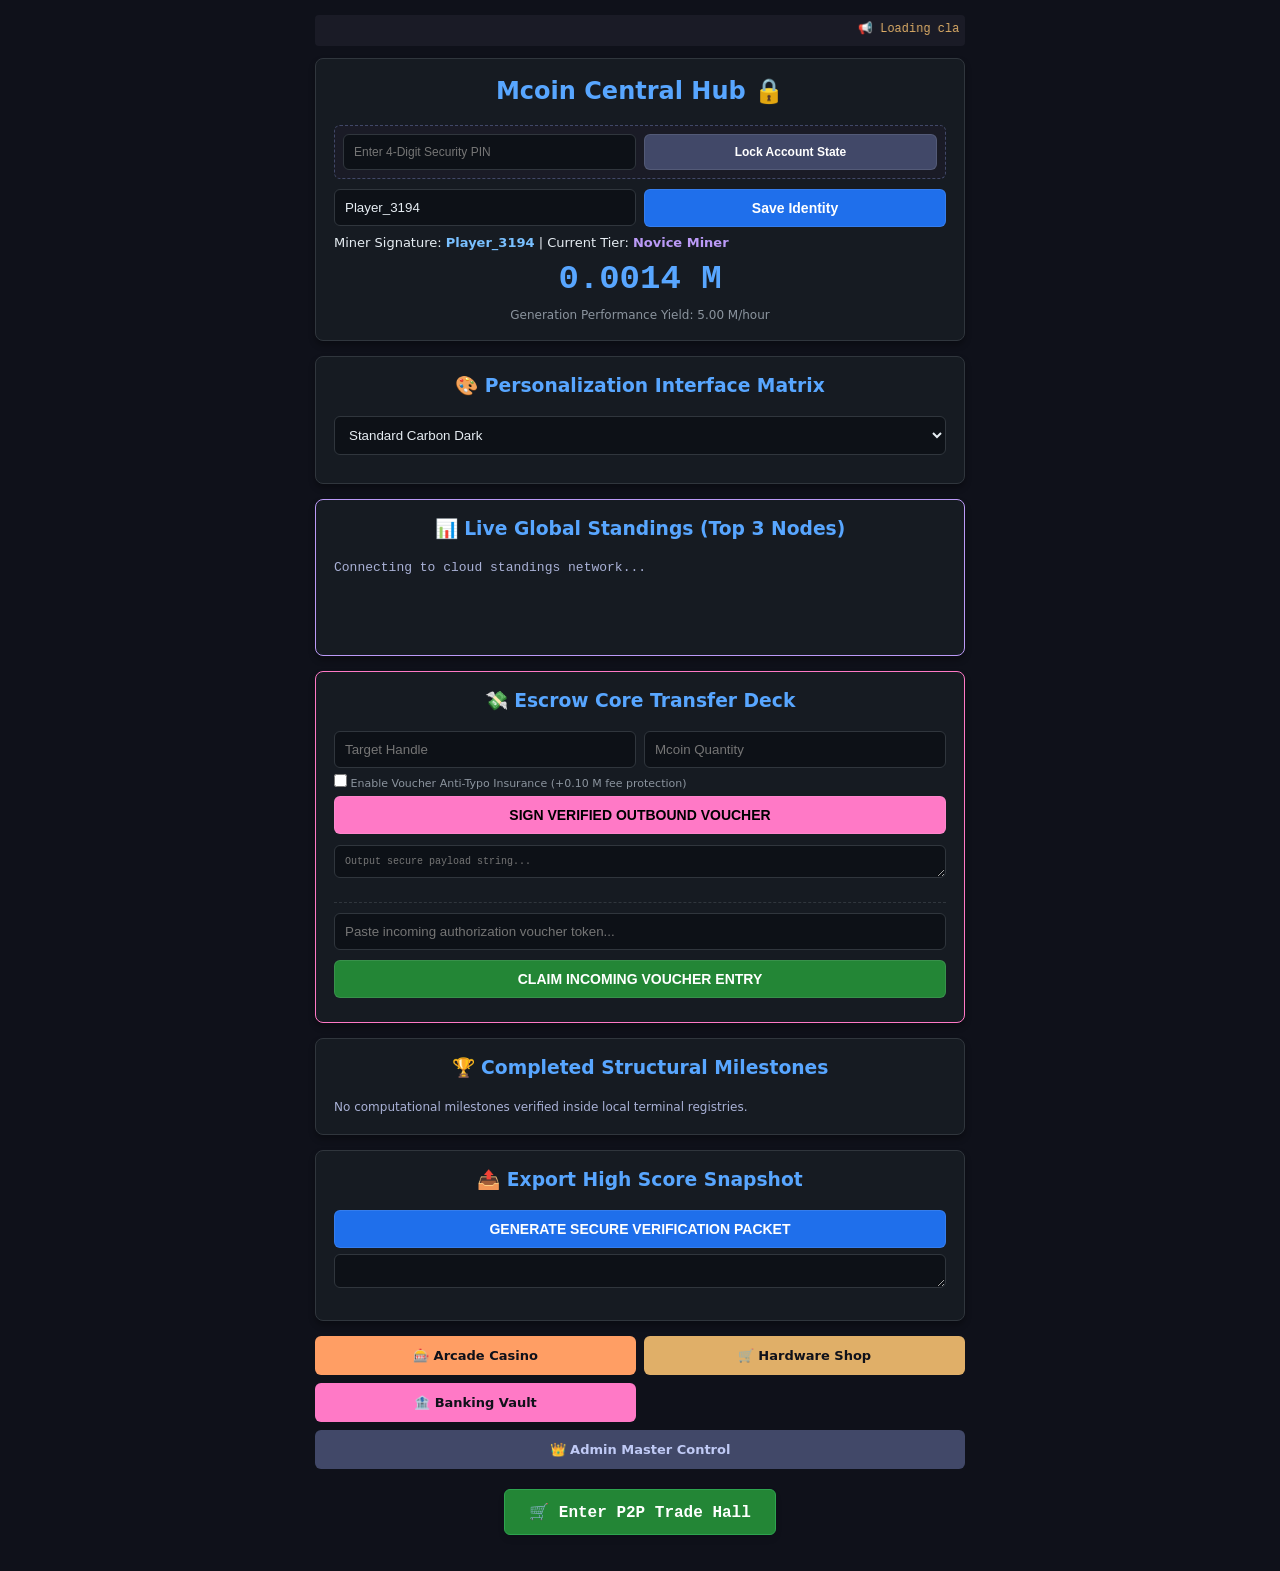
<file: index.html>
<!DOCTYPE html>
<html lang="en">
<head>
    <meta charset="UTF-8"><meta name="viewport" content="width=device-width, initial-scale=1.0">
    <title>Mcoin Hub Terminal</title><link rel="stylesheet" href="style.css">
</head>
<body>
    <div id="maintBlock" style="display:none;" class="card"><h2 style="color:#f7768e;">⚙️ SERVER MAINTENANCE MODE ACTIVE</h2><p id="maintCtx" style="text-align:center; font-family:monospace;"></p></div>

    <div id="appContainer">
        <div class="ticker"><marquee id="bulletinTicker">📢 Loading classroom mainframe broadcast array...</marquee></div>

        <div class="card">
            <h2>Mcoin Central Hub 🔒</h2>

            <div style="background:#1a1b26; padding:8px; border-radius:6px; margin-bottom:10px; border:1px dashed #414868;">
                <div class="flex-container">
                    <input type="password" id="pinField" maxlength="4" placeholder="Enter 4-Digit Security PIN" style="font-size:12px;">
                    <button onclick="savePinSecurity()" style="width:auto; background:#414868; font-size:12px;">Lock Account State</button>
                </div>
            </div>

            <div class="flex-container">
                <input type="text" id="usernameField" placeholder="Set Handle Name...">
                <button onclick="commitUsernameWrapper()" style="width:auto; background:#1f6feb;">Save Identity</button>
            </div>

            <p style="margin:8px 0; font-size:13px;">Miner Signature: <span id="userLabel" style="color:#79c0ff; font-weight:bold;">...</span> | Current Tier: <span id="tierLabel" style="color:#bb9af7; font-weight:bold;">Novice</span></p>
            <div id="badgeDock"></div>

            <div class="balance-display"><span id="mainBal">0.0000</span> M</div>
            <p style="font-size:12px; color:#8b949e; text-align:center; margin:0;">Generation Performance Yield: <span id="rateLabel">0.00</span> M/hour</p>
        </div>

        <div class="card">
            <h3>🎨 Personalization Interface Matrix</h3>
            <select id="themeSelector" onchange="applyUserThemeConfig(this.value)">
                <option value="dark">Standard Carbon Dark</option>
                <option value="matrix">Neon Green Matrix</option>
                <option value="purple">Vibrant Neon Purple</option>
            </select>
        </div>

        <div id="publicLeaderboard" style="display:none !important;"></div>
        <div id="firebaseLeaderboard" style="display:none !important;"></div>

        <div class="card" style="border-color:#bb9af7; min-height: 100px;">
            <h3>📊 Live Global Standings (Top 3 Nodes)</h3>
            <iframe src="leaderboard.html" style="width: 100%; height: 75px; border: none; background: transparent; overflow: hidden;" scrolling="no"></iframe>
        </div>

        <div class="card" style="border-color:#ff79c6;">
            <h3>💸 Escrow Core Transfer Deck</h3>
            <div class="flex-container">
                <input type="text" id="p2pTarget" placeholder="Target Handle">
                <input type="number" id="p2pAmt" placeholder="Mcoin Quantity">
            </div>
            <div style="font-size:11px; color:#8b949e; margin:6px 0;">
                <input type="checkbox" id="p2pInsurance" style="width:auto; margin:0;"> Enable Voucher Anti-Typo Insurance (+0.10 M fee protection)
            </div>
            <button onclick="issueVoucherWrapper()" style="background:#ff79c6; color:black;">SIGN VERIFIED OUTBOUND VOUCHER</button>
            <textarea id="p2pBoxOut" rows="1" readonly style="font-family:monospace; font-size:10px; margin-top:5px;" placeholder="Output secure payload string..."></textarea>
            <hr style="border:0; border-top:1px dashed #30363d; margin:10px 0;">
            <input type="text" id="p2pIn" placeholder="Paste incoming authorization voucher token...">
            <button onclick="claimVoucherWrapper()" style="background:#238636;">CLAIM INCOMING VOUCHER ENTRY</button>
        </div>

        <div class="card">
            <h3>🏆 Completed Structural Milestones</h3>
            <div id="achievementsContainer" style="font-size:12px; line-height:1.5; color:#a9b1d6;"></div>
        </div>

        <div class="card">
            <h3>📤 Export High Score Snapshot</h3>
            <button onclick="generateSecureVerificationPacket()" style="background:#1f6feb;">GENERATE SECURE VERIFICATION PACKET</button>
            <textarea id="cryptoSnapshotOut" rows="1" readonly style="font-family:monospace; font-size:11px;"></textarea>
        </div>

        <div class="nav-grid">
            <a href="casino.html" class="nav-btn casino">🎰 Arcade Casino</a>
            <a href="shop.html" class="nav-btn shop">🛒 Hardware Shop</a>
            <a href="banking.html" class="nav-btn bank">🏦 Banking Vault</a>
            <a href="admin.html" class="nav-btn admin">👑 Admin Master Control</a>
        </div>
    </div>

<div style="margin: 20px 0; text-align: center;">
    <a href="market.html" style="
        display: inline-block;
        background-color: #238636;
        color: #ffffff;
        border: 1px solid #2ea44f;
        padding: 12px 24px;
        font-family: 'Courier New', monospace;
        font-size: 16px;
        font-weight: bold;
        text-decoration: none;
        border-radius: 6px;
        box-shadow: 0 4px 6px rgba(0,0,0,0.1);
        transition: background-color 0.2s;
    " onmouseover="this.style.backgroundColor='#2ea44f'" onmouseout="this.style.backgroundColor='#238636'">
        🛒 Enter P2P Trade Hall
    </a>
</div>

    <script src="core.js"></script>

    <script>
        const FIREBASE_ENDPOINT = "https://mcoin-bank-market-default-rtdb.asia-southeast1.firebasedatabase.app/leaderboard";

        function sendSnapshotToCloud() {
            const userEl = document.getElementById('userLabel');
            const balEl = document.getElementById('mainBal');
            if (!userEl || !balEl) return;

            let u = userEl.innerText.trim();
            let b = parseFloat(balEl.innerText.trim());

            if (u && u !== "..." && u !== "Anonymous_Miner" && !isNaN(b)) {
                let cleanKey = u.replace(/[^a-zA-Z0-9_]/g, "");
                if (cleanKey.length >= 3) {
                    fetch(`${FIREBASE_ENDPOINT}/${cleanKey}.json`, {
                        method: "PUT",
                        headers: { "Content-Type": "application/json" },
                        body: JSON.stringify({ score: parseFloat(b.toFixed(4)), lastSeen: Date.now() })
                    }).catch(() => {});
                }
            }
        }

        function commitUsernameWrapper() {
            if (typeof commitUsername === 'function') commitUsername();
            setTimeout(sendSnapshotToCloud, 400);
        }
        function issueVoucherWrapper() {
            if (typeof issueVoucherPayload === 'function') issueVoucherPayload();
            setTimeout(sendSnapshotToCloud, 400);
        }
        function claimVoucherWrapper() {
            if (typeof claimVoucherPayload === 'function') claimVoucherPayload();
            setTimeout(sendSnapshotToCloud, 400);
        }

        setInterval(sendSnapshotToCloud, 6000);
        setTimeout(sendSnapshotToCloud, 1500);
    </script>
</body>
</html>
</file>
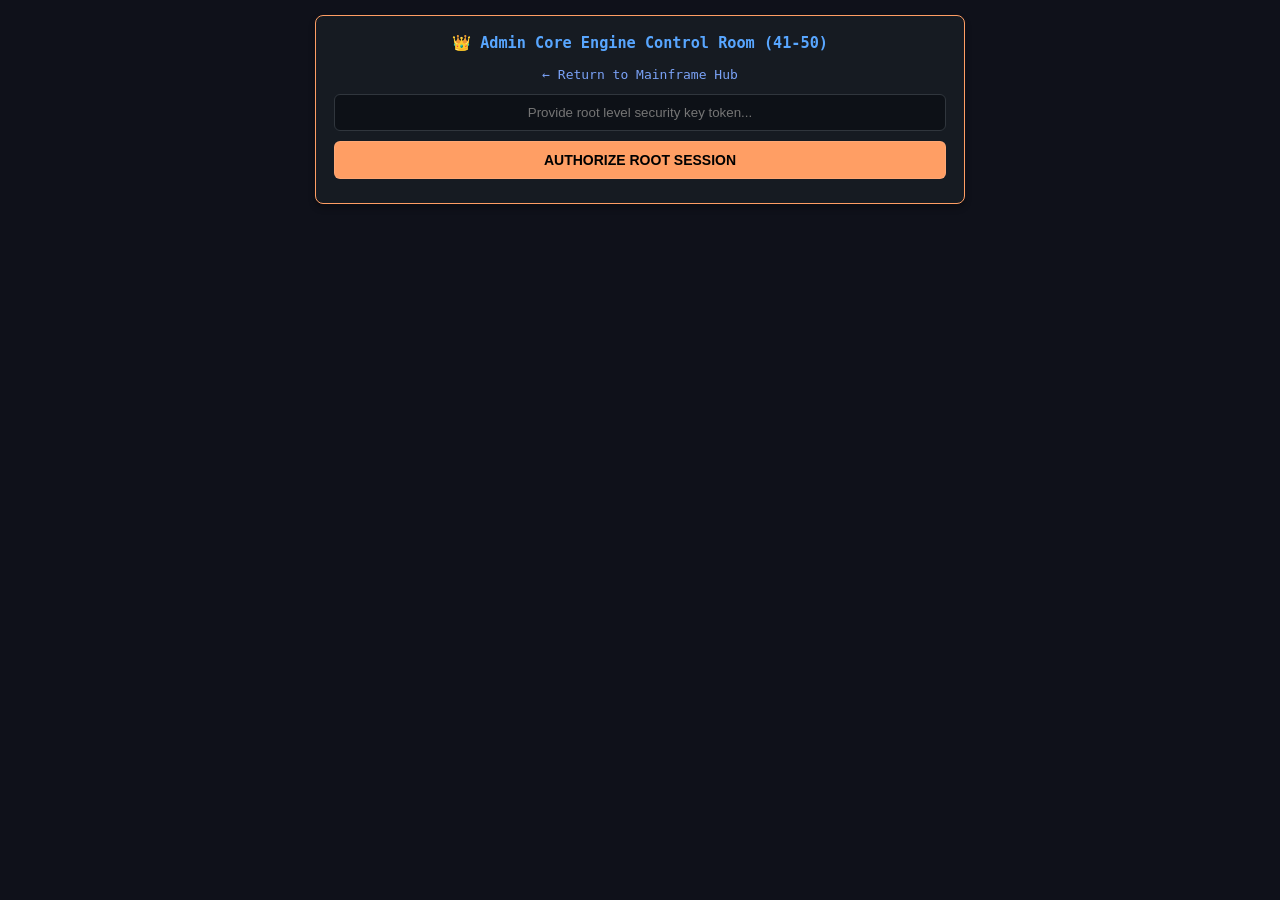
<file: admin.html>
<!DOCTYPE html>
<html lang="en">
<head>
    <meta charset="UTF-8"><meta name="viewport" content="width=device-width, initial-scale=1.0">
    <title>Master Core Terminal</title><link rel="stylesheet" href="style.css">
</head>
<body>
    <div class="card" style="border-color:#ff9e64; font-family:monospace; font-size:13px;">
        <h3>👑 Admin Core Engine Control Room (41-50)</h3>
        <a href="index.html" style="color:#7aa2f7; text-decoration:none; display:block; text-align:center; margin-bottom:12px;">← Return to Mainframe Hub</a>

        <div id="gatekeeperContainer" style="text-align:center;">
            <input type="password" id="gatekeyField" placeholder="Provide root level security key token..." style="text-align:center;">
            <button onclick="verifyRootSession()" style="background:#ff9e64; color:black;">AUTHORIZE ROOT SESSION</button>
        </div>

        <div id="adminMainframeContent" style="display:none;">
            <div class="game-box" style="border-color:#38bdf8;">
                <strong>Global Config Modifiers:</strong>
                
                <div style="margin-top:5px;">
                    <button onclick="setGlobalSpeedModifier(2)" style="background:#bb9af7; color:black; font-size:11px; width:auto; padding:5px;">42. Trigger 2x Speed Event</button>
                    <button onclick="setGlobalSpeedModifier(1)" style="background:#414868; font-size:11px; width:auto; padding:5px;">Reset Speeds</button>
                </div>
                
                <button onclick="armGlobalAirdropSequence()" style="background:#2ea043; font-size:11px; margin-top:5px;">🎁 43. RUN CLASSROOM VOUCHER AIRDROP (+10M)</button>
                
                <button onclick="toggleSystemMaintenanceMode()" style="background:#f7768e; color:black; font-size:11px; margin-top:5px;">⚠️ 45. TOGGLE CLASSROOM MAINTENANCE MODE</button>
                
                <div style="margin-top:6px;">
                    <input type="text" id="newsInput" placeholder="Write bulletin content alert strings..." style="font-size:11px; padding:5px;">
                    <button onclick="pushBulletinText()" style="background:#7aa2f7; color:black; font-size:11px; margin:0; padding:4px;">Deploy Alert</button>
                </div>

                <div style="margin-top:8px;">
                    <label style="font-size:11px; color:#e0af68;">25. Global Inflation Multiplier Control: </label>
                    <select id="inflationKnob" onchange="tuneGlobalInflation(this.value)" style="font-size:11px; padding:3px; width:auto; margin:0;">
                        <option value="1.0">1.0x (Standard Price)</option>
                        <option value="1.5">1.5x (Inflated Markets)</option>
                        <option value="2.0">2.0x (Hyper Inflation)</option>
                    </select>
                </div>

                <div style="margin-top:8px;">
                    <label style="font-size:11px; color:#ff79c6;">49. P2P Voucher Transfer Custom Tax Rate: </label>
                    <select id="taxKnob" onchange="tuneCustomTaxRate(this.value)" style="font-size:11px; padding:3px; width:auto; margin:0;">
                        <option value="0.00">0% Zero Tax</option>
                        <option value="0.05">5% Fee Deduction</option>
                        <option value="1.00">10% Maximum Friction</option>
                    </select>
                </div>
            </div>

            <div class="game-box" style="border-color:#238636;">
                <strong>Token Registry Ingestion Array & 41. Audit Tool:</strong>
                <input type="text" id="rawTokenIn" placeholder="Paste verification packet snapshot payload here..." style="margin-top:5px;">
                <button onclick="processTokenIngestion()" style="background:#238636;">COMMIT TOKEN TO LEADBOARD REGISTER</button>
                <div id="auditLogBox" style="font-size:11px; color:#f7768e; font-weight:bold; margin-top:4px; text-align:center;"></div>
            </div>

            <div class="game-box">
                <strong>Target Override Modifiers:</strong>
                <div class="flex-container" style="margin-top:5px;">
                    <input type="text" id="modTargetUser" placeholder="User Name">
                    <input type="number" id="modTargetAmt" placeholder="Amt Override">
                    <button onclick="correctBalanceManual()" style="background:#e0af68; color:black; margin:0; font-size:11px;">44. Correct Bal</button>
                </div>
                <div style="margin-top:5px;" class="flex-container">
                    <input type="text" id="banTargetUser" placeholder="Handle ID to black list completely">
                    <button onclick="registerBlacklistBan()" style="background:#f7768e; margin:0; font-size:11px;">39. BAN USER PROFILE</button>
                </div>
            </div>

            <div class="game-box">
                <strong>Verified Classroom Standings Matrix Ledger:</strong>
                <button onclick="runTopUserTaxCollection()" style="background:#ff79c6; color:black; font-size:10px; padding:3px; margin-top:4px; margin-bottom:5px;">26. Collect 1% Top-Player Community Wealth Tax</button>
                <ol id="adminBoardRender" style="padding-left:20px; line-height:1.6; text-align:left;"></ol>
            </div>

            <div style="display:flex; gap:6px;">
                <button onclick="extractMasterBackupFile()" style="background:#1f6feb; font-size:11px;">💾 50. DOWNLOAD STANDINGS BACKUP CODE</button>
                <button onclick="wipeCloudLedgerArrays()" style="background:#f7768e; font-size:11px;">💥 47. RESET SEASONS MASTER REGISTRY</button>
            </div>
        </div>
    </div>
    <script>
        let registryCloudData = JSON.parse(localStorage.getItem("mcoin_global_cloud_register")) || [];
        function verifyRootSession() {
            if(document.getElementById("gatekeyField").value === "mcoinroot") {
                document.getElementById("gatekeeperContainer").style.display = "none";
                document.getElementById("adminMainframeContent").style.display = "block";
                drawAdminBoardView();
            } else alert("Root sequence credentials invalid.");
        }
        function setGlobalSpeedModifier(v) { localStorage.setItem("mcoin_global_speed_multiplier", v); alert(`Admin state mapping updated. Speeds set to ${v}x`); }
        function armGlobalAirdropSequence() { localStorage.setItem("mcoin_airdrop_broadcast", "true"); alert("AirDrop vector codes active across all terminal sessions."); }
        function toggleSystemMaintenanceMode() {
            let active = localStorage.getItem("mcoin_maintenance_active") === "true";
            localStorage.setItem("mcoin_maintenance_active", !active); alert(`System lockout configuration matrix changed to: ${!active}`);
        }
        function pushBulletinText() {
            let txt = document.getElementById("newsInput").value.trim();
            if(txt) { localStorage.setItem("mcoin_broadcast_msg", txt); alert("News updated."); }
        }
        function tuneGlobalInflation(v) { localStorage.setItem("mcoin_global_inflation_mod", v); alert(`25. Inflation index calibrated to ${v}x product pricing.`); }
        function tuneCustomTaxRate(v) { localStorage.setItem("mcoin_tax_rate", v); alert(`49. Custom outbound voucher tax cost set to ${v*100}%`); }

        function processTokenIngestion() {
            let raw = document.getElementById("rawTokenIn").value.trim();
            let div = document.getElementById("auditLogBox"); div.innerText = "";
            try {
                let p = JSON.parse(atob(raw));
                if(p.checksumSig !== "SHA-MCOIN-SECURE") throw new Error();

                let banList = JSON.parse(localStorage.getItem("mcoin_blacklist_users")) || [];
                if(banList.includes(p.user)) { div.innerText = "❌ BLOCK: Inbound package user signature matched blacklist records!"; return; }

                let dynamicTrace = atob(p.trace);
                let rateMatched = dynamicTrace.match(/RATE:([\d\.]+)/)[1];
                if(parseFloat(rateMatched) !== parseFloat(p.rate)) {
                    div.innerText = "🚨 FRAUD EXCEPTION DISCOVERED: Token production rates altered out of sync with history limits!";
                    return;
                }

                let idx = registryCloudData.findIndex(x => x.name === p.user);
                if(idx !== -1) {
                    if(parseFloat(p.bal) > registryCloudData[idx].bal) registryCloudData[idx].bal = parseFloat(p.bal);
                } else { registryCloudData.push({ name: p.user, bal: parseFloat(p.bal) }); }

                registryCloudData.sort((a,b)=>b.bal - a.bal);
                localStorage.setItem("mcoin_global_cloud_register", JSON.stringify(registryCloudData));
                document.getElementById("rawTokenIn").value = ""; drawAdminBoardView();
                alert("Token verification authenticated. Standings ledger updated successfully.");
            } catch(e) { div.innerText = "❌ SECURITY FRAUD ERROR: Inbound structural validation check corrupted or edited."; }
        }

        function correctBalanceManual() {
            let u = document.getElementById("modTargetUser").value.trim(), a = parseFloat(document.getElementById("modTargetAmt").value);
            if(!u || isNaN(a)) return;
            let idx = registryCloudData.findIndex(x => x.name === u);
            if(idx !== -1) { registryCloudData[idx].bal += a; } else { registryCloudData.push({ name: u, bal: a }); }
            registryCloudData.sort((a,b)=>b.bal - a.bal); localStorage.setItem("mcoin_global_cloud_register", JSON.stringify(registryCloudData));
            drawAdminBoardView(); alert("Manual allocation parameter override pushed.");
        }

        function registerBlacklistBan() {
            let u = document.getElementById("banTargetUser").value.trim(); if(!u) return;
            let list = JSON.parse(localStorage.getItem("mcoin_blacklist_users")) || []; list.push(u);
            localStorage.setItem("mcoin_blacklist_users", JSON.stringify(list));
            registryCloudData = registryCloudData.filter(x => x.name !== u);
            localStorage.setItem("mcoin_global_cloud_register", JSON.stringify(registryCloudData));
            drawAdminBoardView(); alert(`User matrix handle profile "${u}" blacklisted from classroom structures.`);
        }

        function runTopUserTaxCollection() {
            if(registryCloudData.length === 0) return alert("Register ledger is currently unpopulated.");
            let topUserAmt = registryCloudData[0].bal;
            let poolTaxed = topUserAmt * 0.01; registryCloudData[0].bal -= poolTaxed;
            let currentPool = parseFloat(localStorage.getItem("mcoin_global_charity_pool")) || 0;
            localStorage.setItem("mcoin_global_charity_pool", currentPool + poolTaxed);
            localStorage.setItem("mcoin_global_cloud_register", JSON.stringify(registryCloudData));
            drawAdminBoardView(); alert(`Tax processed! Deducted ${poolTaxed.toFixed(2)}M from top node. Deposited to 31. Public Charity Pool.`);
        }

        function drawAdminBoardView() {
            let ol = document.getElementById("adminBoardRender"); ol.innerHTML = registryCloudData.length === 0 ? "<li>Registry unpopulated.</li>" : "";
            registryCloudData.forEach((p,i) => {
                let crown = i === 0 ? "👑 🥇 " : (i === 1 ? "🥈 " : (i === 2 ? "🥉 " : ""));
                ol.innerHTML += `<li>${crown}<strong>${p.name}</strong> — ${p.bal.toFixed(4)} Mcoins</li>`;
            });
            localStorage.setItem("mcoin_public_top_three", JSON.stringify(registryCloudData.slice(0,3)));
        }

        function extractMasterBackupFile() {
            let str = "data:text/json;charset=utf-8," + encodeURIComponent(JSON.stringify(registryCloudData));
            let anchor = document.createElement('a'); anchor.setAttribute("href", str); anchor.setAttribute("download", "mcoin_master_registry.json");
            document.body.appendChild(anchor); anchor.click(); anchor.remove();
        }
        function wipeCloudLedgerArrays() { if(confirm("Execute full season database reset wipe?")) { registryCloudData=[]; localStorage.removeItem("mcoin_global_cloud_register"); localStorage.removeItem("mcoin_public_top_three"); drawAdminBoardView(); } }
    </script>
</body>
</html>
</file>
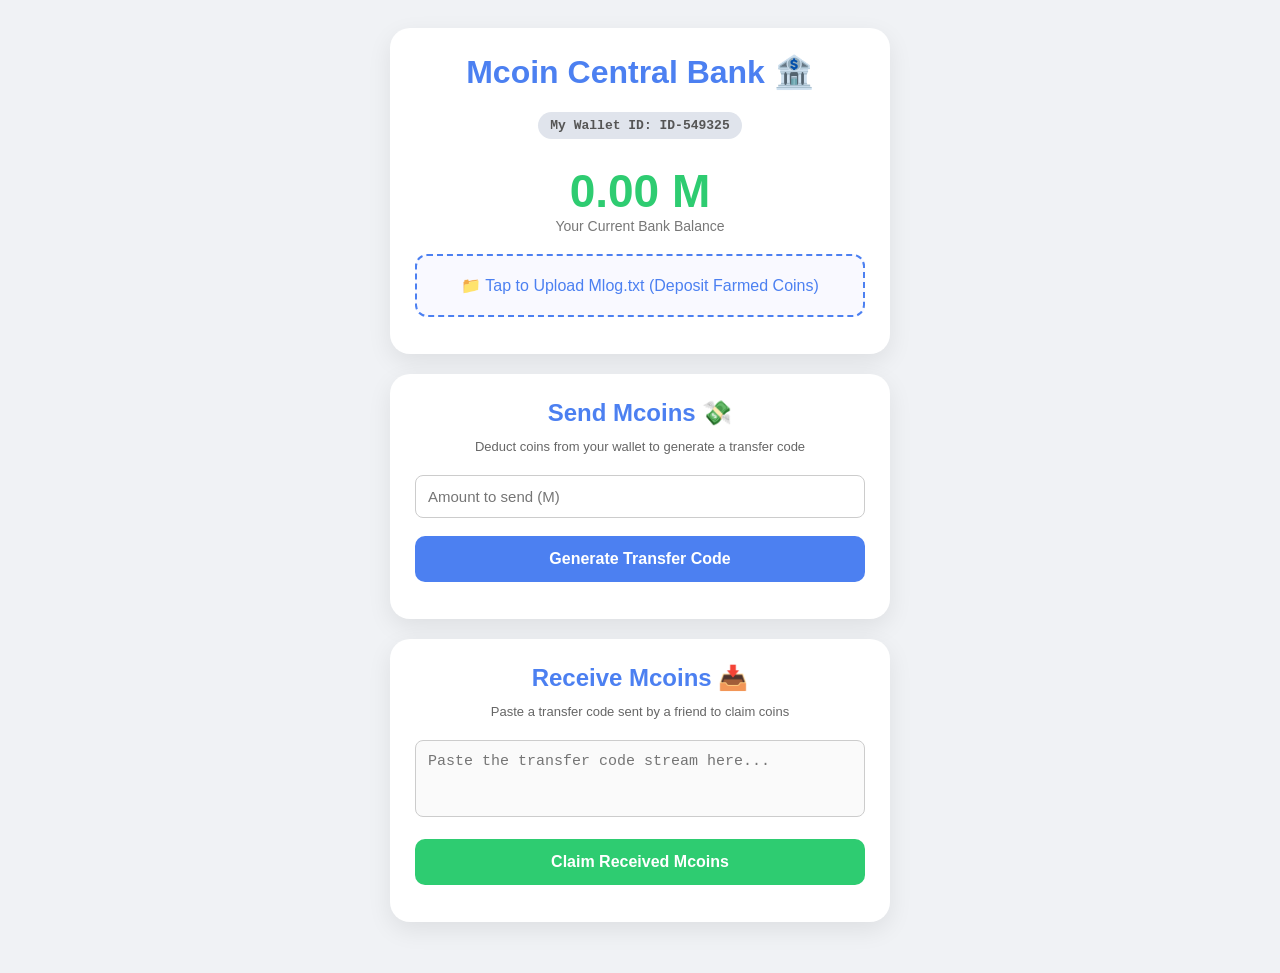
<file: bank.html>
<!DOCTYPE html>
<html lang="en">
<head>
    <meta charset="UTF-8">
    <meta name="viewport" content="width=device-width, initial-scale=1.0">
    <title>Mcoin Central Bank Terminal</title>
    <style>
        body { font-family: 'Segoe UI', Tahoma, Geneva, Verdana, sans-serif; background: #f0f2f5; text-align: center; padding: 20px; color: #333; }
        .container { max-width: 500px; margin: auto; }
        .card { background: white; padding: 25px; border-radius: 20px; box-shadow: 0 8px 24px rgba(0,0,0,0.08); margin-bottom: 20px; text-align: center; }
        h1, h2 { color: #4C80F1; margin-top: 0; }
        .balance-display { font-size: 46px; font-weight: bold; color: #2ecc71; margin: 10px 0; }
        .wallet-id-tag { background: #e0e4ec; padding: 6px 12px; border-radius: 20px; font-size: 13px; font-weight: bold; color: #555; display: inline-block; margin-bottom: 15px; font-family: monospace; }
        .upload-zone { border: 2px dashed #4C80F1; padding: 20px; border-radius: 12px; cursor: pointer; background: #f9f9ff; transition: 0.2s; }
        .upload-zone:hover { background: #f0f3ff; }
        input[type="text"], input[type="number"], textarea { width: 100%; padding: 12px; margin: 8px 0; border: 1px solid #ccc; border-radius: 8px; box-sizing: border-box; font-size: 15px; }
        textarea { resize: none; font-family: monospace; background: #fafafa; }
        button { width: 100%; background: #4C80F1; color: white; border: none; padding: 14px; border-radius: 10px; font-size: 16px; font-weight: bold; cursor: pointer; margin-top: 10px; transition: 0.2s; }
        button:hover { background: #3566d4; }
        .status { margin-top: 12px; font-weight: bold; font-size: 14px; word-break: break-all; }
    </style>
</head>
<body>

    <div class="container">
        <div class="card">
            <h1>Mcoin Central Bank 🏦</h1>
            <div class="wallet-id-tag">My Wallet ID: <span id="displayWalletID">ID-000000</span></div>
            
            <div class="balance-display"><span id="walletBalance">0.00</span> M</div>
            <p style="color:#777; margin-top:-10px; font-size:14px; margin-bottom: 20px;">Your Current Bank Balance</p>
            
            <div class="upload-zone" onclick="document.getElementById('fileInput').click()">
                <p style="margin: 0; font-weight: 500; color: #4C80F1;">📁 Tap to Upload Mlog.txt (Deposit Farmed Coins)</p>
                <input type="file" id="fileInput" accept=".txt" style="display:none;" onchange="processDeposit(this)">
            </div>
            <div id="depositStatus" class="status"></div>
        </div>

        <div class="card">
            <h2>Send Mcoins 💸</h2>
            <p style="color:#666; font-size:13px; margin-top:-8px;">Deduct coins from your wallet to generate a transfer code</p>
            <input type="number" id="transferAmount" step="0.01" min="0.01" placeholder="Amount to send (M)">
            <button onclick="generateTransferCode()">Generate Transfer Code</button>
            <div id="txStatus" class="status"></div>
        </div>

        <div class="card">
            <h2>Receive Mcoins 📥</h2>
            <p style="color:#666; font-size:13px; margin-top:-8px;">Paste a transfer code sent by a friend to claim coins</p>
            <textarea id="claimInput" rows="3" placeholder="Paste the transfer code stream here..."></textarea>
            <button onclick="claimTransferCode()" style="background:#2ecc71;">Claim Received Mcoins</button>
            <div id="claimStatus" class="status"></div>
        </div>
    </div>

    <script>
        // Setup or retrieve Unique Account ID
        let myWalletID = localStorage.getItem('mcoin_wallet_id');
        if (!myWalletID) {
            myWalletID = "ID-" + Math.floor(100000 + Math.random() * 900000);
            localStorage.setItem('mcoin_wallet_id', myWalletID);
        }
        document.getElementById('displayWalletID').innerText = myWalletID;

        // Load balance
        let currentBalance = parseFloat(localStorage.getItem('mcoin_bank_bal')) || 0.00;
        document.getElementById('walletBalance').innerText = currentBalance.toFixed(2);

        // Load Used Transaction Database history (to prevent re-use)
        let usedCodesList = JSON.parse(localStorage.getItem('mcoin_used_codes')) || [];

        function updateBalanceDisplay(newAmount) {
            currentBalance = newAmount;
            localStorage.setItem('mcoin_bank_bal', currentBalance);
            document.getElementById('walletBalance').innerText = currentBalance.toFixed(2);
        }

        function processDeposit(input) {
            let file = input.files[0];
            if (!file) return;

            let reader = new FileReader();
            reader.onload = function(e) {
                try {
                    let decryptedText = atob(e.target.result);
                    let logData = JSON.parse(decryptedText);
                    
                    // Generate a tracking key unique to this farming log block
                    let uniqueLogId = "LOG-" + logData.timestamp + "-" + logData.runtimeSeconds;
                    if (usedCodesList.includes(uniqueLogId)) {
                        throw new Error("ALREADY_USED");
                    }

                    let expectedHash = btoa(`Mcoin-${logData.runtimeSeconds}-${logData.timestamp}`);
                    if (logData.currency !== "Mcoin" || logData.verificationHash !== expectedHash) {
                        throw new Error("INVALID_HASH");
                    }

                    let earnedCoins = logData.runtimeSeconds * (5 / 3600);
                    
                    // Mark file as permanently used
                    usedCodesList.push(uniqueLogId);
                    localStorage.setItem('mcoin_used_codes', JSON.stringify(usedCodesList));

                    updateBalanceDisplay(currentBalance + earnedCoins);
                    document.getElementById('depositStatus').innerText = `✅ Success! +${earnedCoins.toFixed(2)} M deposited.`;
                    document.getElementById('depositStatus').style.color = "#2ecc71";
                } catch (err) {
                    if (err.message === "ALREADY_USED") {
                        document.getElementById('depositStatus').innerText = "❌ Error: This farming block has already been claimed!";
                    } else {
                        document.getElementById('depositStatus').innerText = "❌ Error: Invalid or tampered log file.";
                    }
                    document.getElementById('depositStatus').style.color = "#e74c3c";
                }
            };
            reader.readAsText(file);
        }

        function generateTransferCode() {
            let amount = parseFloat(document.getElementById('transferAmount').value);
            let txStatus = document.getElementById('txStatus');

            if (isNaN(amount) || amount <= 0) {
                txStatus.style.color = "#e74c3c";
                txStatus.innerText = "❌ Enter a valid positive amount.";
                return;
            }
            if (amount > currentBalance) {
                txStatus.style.color = "#e74c3c";
                txStatus.innerText = `❌ Insufficient funds! Max: ${currentBalance.toFixed(2)} M`;
                return;
            }

            updateBalanceDisplay(currentBalance - amount);

            // Create highly specific unique payload tracking key
            let uniqueTxId = "TX-" + Math.floor(100000 + Math.random() * 900000) + "-" + Date.now();

            let txData = {
                type: "transfer",
                senderID: myWalletID, // Binds sender ID to the encryption
                value: amount,
                txId: uniqueTxId,      // Creates single-use serial number
                timestamp: Date.now(),
                securityKey: btoa(`Tx-${amount}-${Date.now()}`)
            };
            let codeStream = btoa(JSON.stringify(txData));

            txStatus.style.color = "#2ecc71";
            txStatus.innerHTML = `💸 Balance Deducted! Send this code to a friend:<br><br><strong style="background:#f0f0f0; padding:5px; border:1px solid #ccc; display:block; user-select:all; font-family:monospace; word-break:break-all;">${codeStream}</strong>`;
            document.getElementById('transferAmount').value = "";
        }

        function claimTransferCode() {
            let code = document.getElementById('claimInput').value.trim();
            let claimStatus = document.getElementById('claimStatus');

            if (!code) return;

            try {
                let decrypted = atob(code);
                let txData = JSON.parse(decrypted);
                let expectedKey = btoa(`Tx-${txData.value}-${txData.timestamp}`);

                if (txData.type !== "transfer" || txData.securityKey !== expectedKey) {
                    throw new Error("INVALID");
                }

                // SECURITY CHECK 1: Anti Self-Transfer (Compare IDs)
                if (txData.senderID === myWalletID) {
                    throw new Error("SELF_TRANSFER");
                }

                // SECURITY CHECK 2: Anti-Double Spend (Check Serial Database)
                if (usedCodesList.includes(txData.txId)) {
                    throw new Error("ALREADY_CLAIMED");
                }

                let amountReceived = parseFloat(txData.value);
                
                // Add to claimed database history so it blocks reuse permanently
                usedCodesList.push(txData.txId);
                localStorage.setItem('mcoin_used_codes', JSON.stringify(usedCodesList));

                updateBalanceDisplay(currentBalance + amountReceived);

                claimStatus.style.color = "#2ecc71";
                claimStatus.innerText = `✅ Successfully claimed +${amountReceived.toFixed(2)} Mcoins!`;
                document.getElementById('claimInput').value = "";
            } catch (err) {
                claimStatus.style.color = "#e74c3c";
                if (err.message === "SELF_TRANSFER") {
                    claimStatus.innerText = "❌ Security Block: You cannot claim your own transfer codes!";
                } else if (err.message === "ALREADY_CLAIMED") {
                    claimStatus.innerText = "❌ Transaction Void: This code has already been claimed by someone else!";
                } else {
                    claimStatus.innerText = "❌ Invalid or altered transfer code.";
                }
            }
        }
    </script>
</body>
</html>
</file>
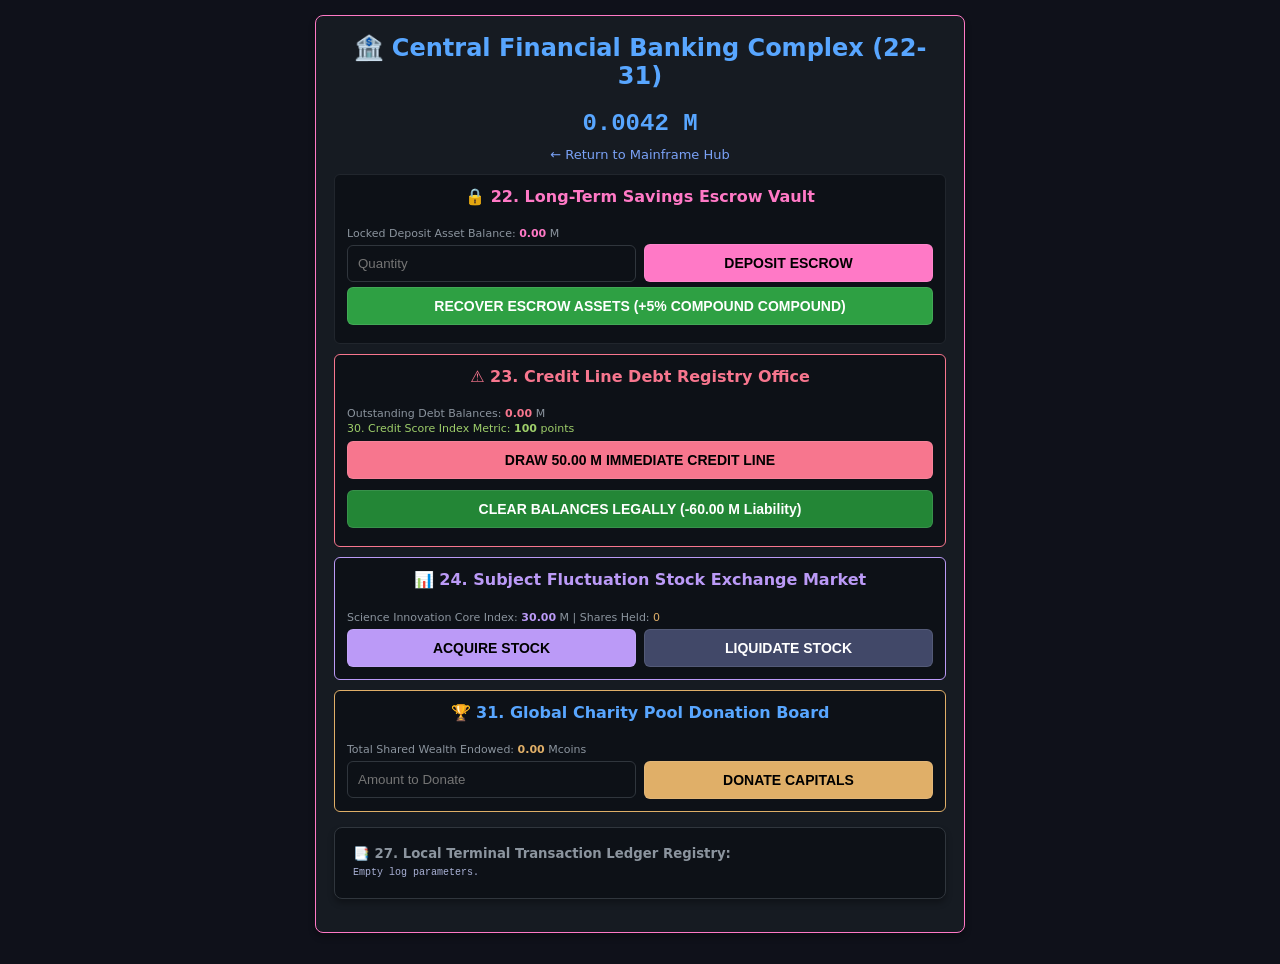
<file: banking.html>
<!DOCTYPE html>
<html lang="en">
<head>
    <meta charset="UTF-8"><meta name="viewport" content="width=device-width, initial-scale=1.0">
    <title>Central Banking & Market</title><link rel="stylesheet" href="style.css">
</head>
<body>
    <div class="card" style="border-color:#ff79c6;">
        <h2>🏦 Central Financial Banking Complex (22-31)</h2>
        <div class="balance-display" style="font-size:24px;"><span id="mainBal">0.0000</span> M</div>
        <a href="index.html" style="color:#7aa2f7; text-decoration:none; font-size:13px; display:block; text-align:center; margin-bottom:12px;">← Return to Mainframe Hub</a>

        <div class="game-box">
            <h4 style="color:#ff79c6;">🔒 22. Long-Term Savings Escrow Vault</h4>
            <p style="font-size:11px; color:#8b949e; margin:0 0 4px 0;">Locked Deposit Asset Balance: <span id="vaultVolume" style="color:#ff79c6; font-weight:bold;">0.00</span> M</p>
            <div class="flex-container"><input type="number" id="vaultIn" placeholder="Quantity"><button onclick="depositVaultFunds()" style="background:#ff79c6; color:black;">DEPOSIT ESCROW</button></div>
            <button onclick="releaseVaultEscrow()" style="background:#2ea043; margin-top:5px;">RECOVER ESCROW ASSETS (+5% COMPOUND COMPOUND)</button>
        </div>

        <div class="game-box" style="border-color:#f7768e;">
            <h4 style="color:#f7768e;">⚠️ 23. Credit Line Debt Registry Office</h4>
            <p style="font-size:11px; color:#8b949e; margin:0 0 2px 0;">Outstanding Debt Balances: <span id="debtVolume" style="color:#f7768e; font-weight:bold;">0.00</span> M</p>
            <p style="font-size:11px; color:#9ece6a; margin:0 0 6px 0;">30. Credit Score Index Metric: <span id="creditScoreLabel" style="font-weight:bold;">100</span> points</p>
            <button onclick="drawBankLoanCredit()" style="background:#f7768e; color:black;">DRAW 50.00 M IMMEDIATE CREDIT LINE</button>
            <button onclick="liquidateBankLoanCredit()" style="background:#238636; margin-top:5px;">CLEAR BALANCES LEGALLY (-60.00 M Liability)</button>
        </div>

        <div class="game-box" style="border-color:#bb9af7;">
            <h4 style="color:#bb9af7;">📊 24. Subject Fluctuation Stock Exchange Market</h4>
            <p style="font-size:11px; color:#8b949e; margin:0 0 5px 0;">Science Innovation Core Index: <span id="stockIndexPrice" style="color:#bb9af7; font-weight:bold;">30.00</span> M | Shares Held: <span id="stockOwnedLabel" style="color:#e0af68;">0</span></p>
            <div class="flex-container"><button onclick="tradeStockBlock('BUY')" style="background:#bb9af7; color:black;">ACQUIRE STOCK</button><button onclick="tradeStockBlock('SELL')" style="background:#414868;">LIQUIDATE STOCK</button></div>
        </div>

        <div class="game-box" style="border-color:#e0af68;">
            <h4>🏆 31. Global Charity Pool Donation Board</h4>
            <p style="font-size:11px; color:#8b949e; margin:0 0 5px 0;">Total Shared Wealth Endowed: <span id="charityTotalLabel" style="color:#e0af68; font-weight:bold;">0.00</span> Mcoins</p>
            <div class="flex-container"><input type="number" id="charityInput" placeholder="Amount to Donate"><button onclick="executeCharityGift()" style="background:#e0af68; color:black;">DONATE CAPITALS</button></div>
        </div>

        <div class="card" style="margin-top:15px; background:#0d1117;">
            <h5 style="margin:0 0 5px 0; color:#8b949e;">📑 27. Local Terminal Transaction Ledger Registry:</h5>
            <div id="logTerminalDisplay" style="font-family:monospace; font-size:10px; color:#a9b1d6; line-height:1.4;">No actions logged inside current scope runtime.</div>
        </div>
    </div>
    <script src="core.js"></script>
    <script>
        function depositVaultFunds() {
            let a = parseFloat(document.getElementById("vaultIn").value);
            if(isNaN(a) || a <= 0 || currentBalance < a) return alert("Validation tracking error: Account balance limits breached.");
            currentBalance -= a;
            let currentVault = parseFloat(localStorage.getItem("mcoin_vault_volume")) || 0;
            localStorage.setItem("mcoin_vault_volume", currentVault + a);
            localStorage.setItem("mcoin_vault_timestamp", Date.now());
            writeState(); updateBankingView(); alert("Assets successfully locked in micro-vault architecture safely.");
        }
        function releaseVaultEscrow() {
            let v = parseFloat(localStorage.getItem("mcoin_vault_volume")) || 0;
            let t = parseInt(localStorage.getItem("mcoin_vault_timestamp")) || 0;
            if(v <= 0) return alert("Escrow vault structural registries are blank.");
            if(Date.now() - t < 86400000) {
                if(!confirm("Alert: Early termination drops interest processing entirely. Recover principal only?")) return;
                currentBalance += v;
            } else {
                currentBalance += (v * 1.05); alert("Escrow matured fully! 5% interest block processed.");
            }
            localStorage.setItem("mcoin_vault_volume", 0); writeState(); updateBankingView();
        }
        function drawBankLoanCredit() {
            let d = parseFloat(localStorage.getItem("mcoin_debt_amt")) || 0;
            if(d > 0) return alert("Credit profile blocked: Resolve outstanding balance debt logs first.");
            currentBalance += 50; localStorage.setItem("mcoin_debt_amt", 60);
            writeState(); updateBankingView(); alert("50M loan liquid asset injected into user registry profile configuration.");
        }
        function liquidateBankLoanCredit() {
            let d = parseFloat(localStorage.getItem("mcoin_debt_amt")) || 0;
            if(d <= 0) return alert("Clean record sheet verified. No debts listed.");
            if(currentBalance < d) return alert("Transaction failed: Liquidation balance requirement gap detected.");
            currentBalance -= d; localStorage.setItem("mcoin_debt_amt", 0);
            let score = parseInt(localStorage.getItem("mcoin_credit_rating")) || 100;
            localStorage.setItem("mcoin_credit_rating", score + 20);
            writeState(); updateBankingView(); alert("Debts resolved legally. Credit score matrix tracking point updated.");
        }
        let liveStockPrice = 30.00;
        setInterval(() => {
            liveStockPrice += (Math.random() - 0.47) * 4; if(liveStockPrice < 2) liveStockPrice = 2;
            let el = document.getElementById("stockIndexPrice"); if(el) el.innerText = liveStockPrice.toFixed(2);
        }, 4000);
        function tradeStockBlock(act) {
            let shares = parseInt(localStorage.getItem("mcoin_shares_owned")) || 0;
            let score = parseInt(localStorage.getItem("mcoin_credit_rating")) || 100;
            if(act === "BUY") {
                let cost = liveStockPrice; if(score >= 140) cost *= 0.95;
                if(currentBalance < cost) return alert("Declined: Lack of sufficient wallet collateral.");
                currentBalance -= cost; shares++;
            } else {
                if(shares <= 0) return alert("Asset structural holdings allocation field blank.");
                currentBalance += liveStockPrice; shares--;
            }
            localStorage.setItem("mcoin_shares_owned", shares);
            document.getElementById("stockOwnedLabel").innerText = shares; writeState();
        }
        function executeCharityGift() {
            let a = parseFloat(document.getElementById("charityInput").value);
            if(isNaN(a) || a <= 0 || currentBalance < a) return alert("Invalid donations parameter metrics.");
            currentBalance -= a;
            let pool = parseFloat(localStorage.getItem("mcoin_global_charity_pool")) || 0;
            localStorage.setItem("mcoin_global_charity_pool", pool + a);
            writeState(); updateBankingView(); alert("Wealth gift registered onto public global charity board ledger tracking system.");
        }
        function updateBankingView() {
            document.getElementById("vaultVolume").innerText = (parseFloat(localStorage.getItem("mcoin_vault_volume")) || 0).toFixed(2);
            document.getElementById("debtVolume").innerText = (parseFloat(localStorage.getItem("mcoin_debt_amt")) || 0).toFixed(2);
            document.getElementById("creditScoreLabel").innerText = localStorage.getItem("mcoin_credit_rating") || 100;
            document.getElementById("stockOwnedLabel").innerText = localStorage.getItem("mcoin_shares_owned") || 0;
            document.getElementById("charityTotalLabel").innerText = (parseFloat(localStorage.getItem("mcoin_global_charity_pool")) || 0).toFixed(2);
            let displayLogs = JSON.parse(localStorage.getItem("mcoin_tx_history_logs")) || [];
            document.getElementById("logTerminalDisplay").innerHTML = displayLogs.length === 0 ? "Empty log parameters." : displayLogs.join("<br>");
        }
        document.addEventListener("DOMContentLoaded", () => { updateBankingView(); setInterval(updateBankingView, 2000); });
    </script>
</body>
</html>
</file>
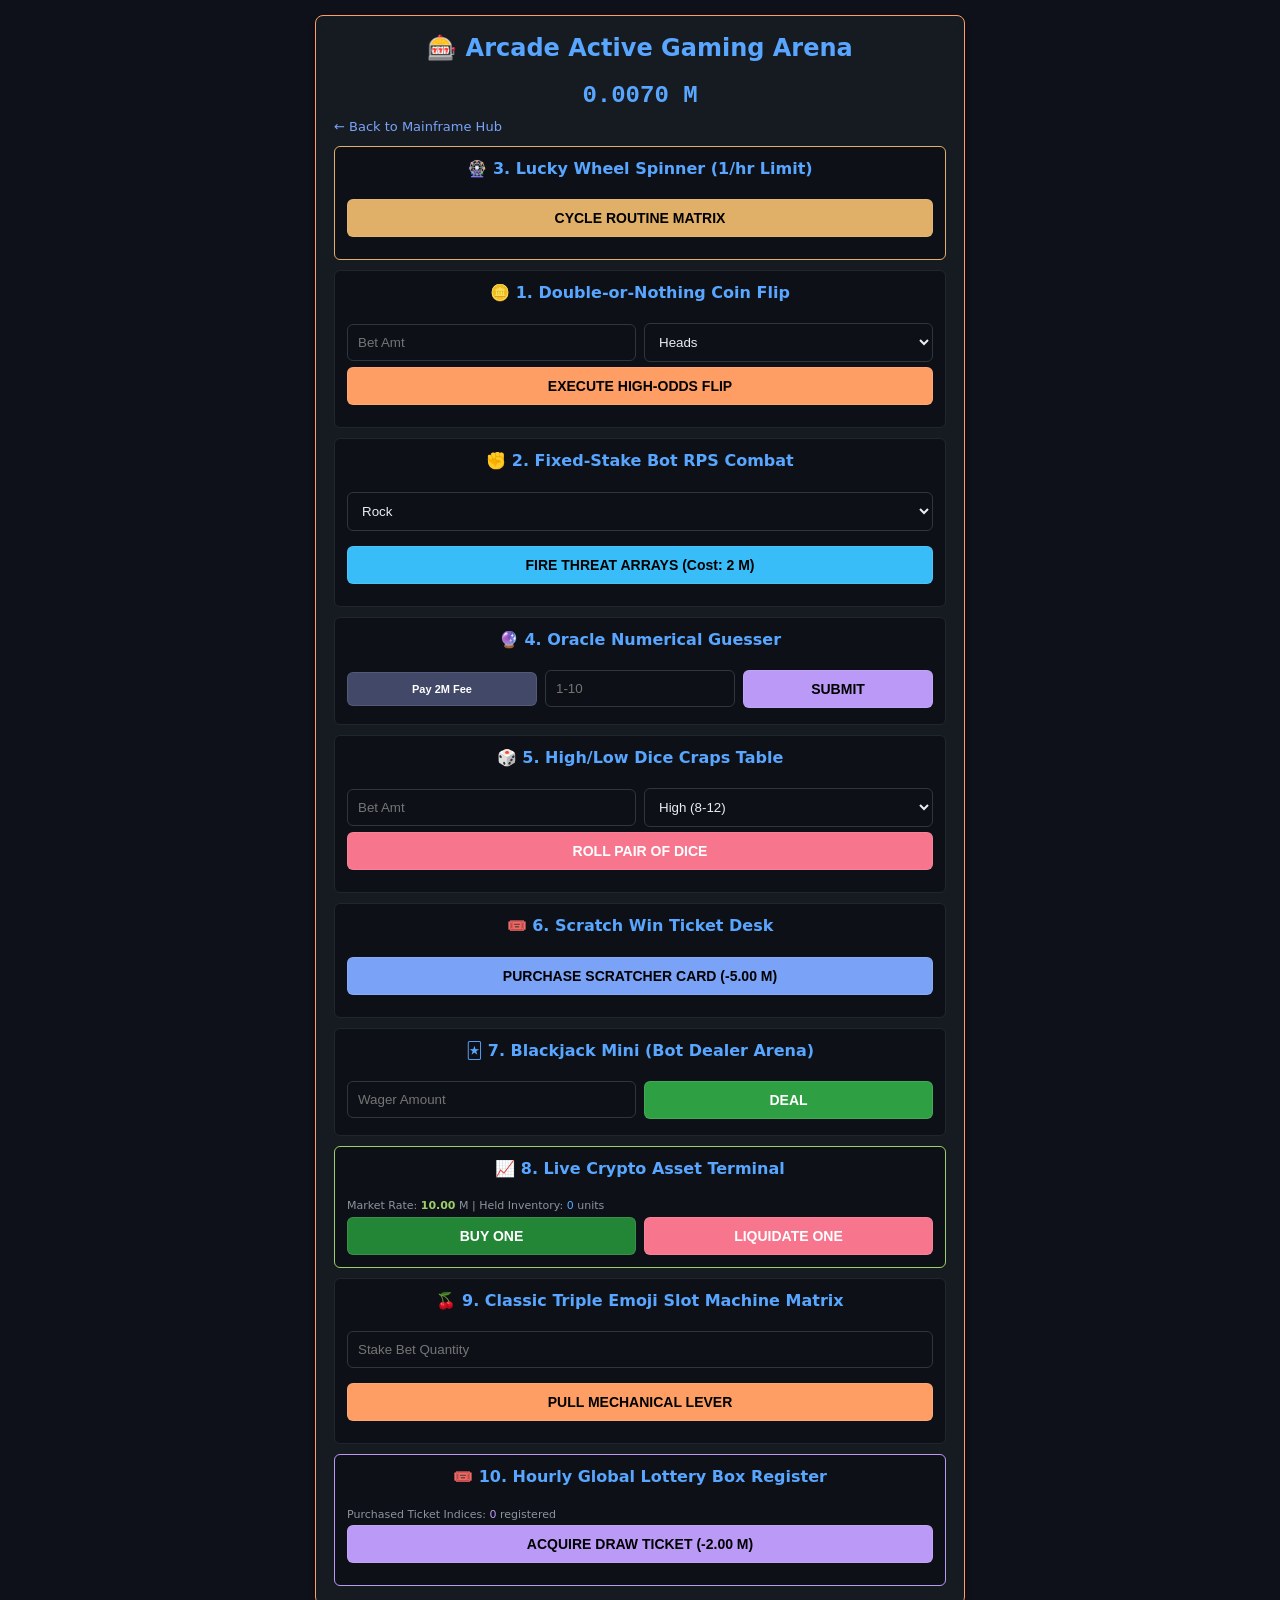
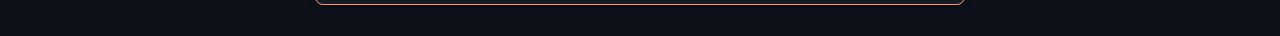
<file: casino.html>
<!DOCTYPE html>
<html lang="en">
<head>
    <meta charset="UTF-8"><meta name="viewport" content="width=device-width, initial-scale=1.0">
    <title>Arcade Casino Terminal</title><link rel="stylesheet" href="style.css">
</head>
<body>
    <div class="card" style="border-color:#ff9e64;">
        <h2>🎰 Arcade Active Gaming Arena</h2>
        <div class="balance-display" style="font-size:24px;"><span id="mainBal">0.0000</span> M</div>
        <a href="index.html" style="color:#7aa2f7; text-decoration:none; font-size:13px; display:block; margin-bottom:12px;">← Back to Mainframe Hub</a>

        <div class="game-box" style="border-color:#e0af68;">
            <h4>🎡 3. Lucky Wheel Spinner (1/hr Limit)</h4>
            <button onclick="triggerWheelSpin()" style="background:#e0af68; color:black;">CYCLE ROUTINE MATRIX</button>
            <div id="wheelDisplay" style="font-size:12px; font-weight:bold; color:#e0af68; text-align:center; margin-top:4px;"></div>
        </div>

        <div class="game-box">
            <h4>🪙 1. Double-or-Nothing Coin Flip</h4>
            <div class="flex-container"><input type="number" id="flipBet" placeholder="Bet Amt"><select id="flipSide"><option value="H">Heads</option><option value="T">Tails</option></select></div>
            <button onclick="runCoinFlipGame()" style="background:#ff9e64; color:black; margin-top:5px;">EXECUTE HIGH-ODDS FLIP</button>
            <div id="flipDisplay" style="font-size:12px; text-align:center; font-weight:bold; margin-top:4px;"></div>
        </div>

        <div class="game-box">
            <h4>✊ 2. Fixed-Stake Bot RPS Combat</h4>
            <select id="rpsChoice"><option value="R">Rock</option><option value="P">Paper</option><option value="S">Scissors</option></select>
            <button onclick="runRpsGame()" style="background:#38bdf8; color:black; margin-top:5px;">FIRE THREAT ARRAYS (Cost: 2 M)</button>
            <div id="rpsDisplay" style="font-size:12px; text-align:center; font-weight:bold; margin-top:4px;"></div>
        </div>

        <div class="game-box">
            <h4>🔮 4. Oracle Numerical Guesser</h4>
            <div class="flex-container"><button onclick="startOracleSession()" style="background:#414868; font-size:11px;">Pay 2M Fee</button><input type="number" id="guessInput" placeholder="1-10"><button onclick="submitOracleGuess()" id="guessBtn" disabled style="background:#bb9af7; color:black;">SUBMIT</button></div>
            <div id="guessDisplay" style="font-size:12px; text-align:center; color:#bb9af7; margin-top:4px;"></div>
        </div>

        <div class="game-box">
            <h4>🎲 5. High/Low Dice Craps Table</h4>
            <div class="flex-container"><input type="number" id="crapsBet" placeholder="Bet Amt"><select id="crapsTarget"><option value="H">High (8-12)</option><option value="L">Low (2-6)</option></select></div>
            <button onclick="runCrapsGame()" style="background:#f7768e; margin-top:5px;">ROLL PAIR OF DICE</button>
            <div id="crapsDisplay" style="font-size:12px; text-align:center; font-weight:bold; margin-top:4px;"></div>
        </div>

        <div class="game-box">
            <h4>🎟️ 6. Scratch Win Ticket Desk</h4>
            <button onclick="buyScratchTicket()" style="background:#7aa2f7; color:black;">PURCHASE SCRATCHER CARD (-5.00 M)</button>
            <div id="scratchDisplay" style="font-size:11px; font-family:monospace; text-align:center; margin-top:4px;"></div>
        </div>

        <div class="game-box">
            <h4>🃏 7. Blackjack Mini (Bot Dealer Arena)</h4>
            <div class="flex-container"><input type="number" id="bjBet" placeholder="Wager Amount"><button onclick="startBlackjackGame()" style="background:#2ea043; margin:0;">DEAL</button></div>
            <div id="bjControl" style="display:none; margin-top:5px;" class="flex-container"><button onclick="hitBj()" style="background:#e0af68; color:black;">HIT</button><button onclick="standBj()" style="background:#f7768e;">STAND</button></div>
            <div id="bjDisplay" style="font-size:12px; font-family:monospace; margin-top:4px;"></div>
        </div>

        <div class="game-box" style="border-color:#9ece6a;">
            <h4>📈 8. Live Crypto Asset Terminal</h4>
            <p style="font-size:11px; margin:0 0 5px 0; color:#8b949e;">Market Rate: <span id="cryptoPriceDisplay" style="color:#9ece6a; font-weight:bold;">10.00</span> M | Held Inventory: <span id="cryptoInventory" style="color:#58a6ff;">0</span> units</p>
            <div class="flex-container"><button onclick="tradeCrypto('BUY')" style="background:#238636;">BUY ONE</button><button onclick="tradeCrypto('SELL')" style="background:#f7768e;">LIQUIDATE ONE</button></div>
        </div>

        <div class="game-box">
            <h4>🍒 9. Classic Triple Emoji Slot Machine Matrix</h4>
            <input type="number" id="slotsWager" placeholder="Stake Bet Quantity">
            <button onclick="pullSlotsLever()" style="background:#ff9e64; color:black; margin-top:5px;">PULL MECHANICAL LEVER</button>
            <div id="slotsDisplay" style="font-size:16px; font-weight:bold; letter-spacing:3px; text-align:center; margin-top:4px;"></div>
        </div>

        <div class="game-box" style="border-color:#bb9af7;">
            <h4>🎟️ 10. Hourly Global Lottery Box Register</h4>
            <p style="font-size:11px; color:#8b949e; margin:0 0 4px 0;">Purchased Ticket Indices: <span id="lotteryTicketsCount" style="color:#bb9af7;">0</span> registered</p>
            <button onclick="buyLotteryTicket()" style="background:#bb9af7; color:black;">ACQUIRE DRAW TICKET (-2.00 M)</button>
            <div id="lotteryDisplay" style="font-size:11px; text-align:center; margin-top:4px; font-weight:bold;"></div>
        </div>
    </div>

    <script src="core.js"></script>
    <script>
        function triggerWheelSpin() {
            let last = localStorage.getItem("mcoin_wheel_cooldown") || 0;
            if(Date.now() - last < 3600000) return alert("Cooling parameters active: Maximum 1 mechanical cycle per hour.");
            localStorage.setItem("mcoin_wheel_cooldown", Date.now());
            let pool = ["+2M Payout", "+5M Mega Payout", "2x Boost (5min)", "0.5x Sluggish (5min)", "Null Sector Data"];
            let res = pool[Math.floor(Math.random()*pool.length)];
            if(res.includes("+2M")) currentBalance += 2;
            if(res.includes("+5M")) currentBalance += 5;
            if(res.includes("2x")) { localStorage.setItem("mcoin_mod_multiplier", 2); setTimeout(()=>localStorage.removeItem("mcoin_mod_multiplier"), 300000); }
            if(res.includes("0.5x")) { localStorage.setItem("mcoin_mod_multiplier", 0.5); setTimeout(()=>localStorage.removeItem("mcoin_mod_multiplier"), 300000); }
            document.getElementById("wheelDisplay").innerText = `🎰 Wheel Target Anchored: [ ${res} ]`; writeState();
        }
        function runCoinFlipGame() {
            let b = parseFloat(document.getElementById("flipBet").value);
            let s = document.getElementById("flipSide").value;
            if(isNaN(b) || b <= 0 || currentBalance < b) return alert("Financial validation exception: Core balance insufficient.");
            currentBalance -= b; let landing = Math.random() < 0.5 ? "H" : "T";
            let div = document.getElementById("flipDisplay");
            if(landing === s) { currentBalance += b*2; div.innerText = `🟢 WINNER! Landed ${landing}. Gained +${b}M`; div.style.color="#9ece6a"; }
            else { div.innerText = `🔴 DEFEAT! Landed ${landing}. Lost -${b}M`; div.style.color="#f7768e"; }
            writeState(); appendTxHistory(`Coin flip stake played: result ${landing}`);
        }
        function runRpsGame() {
            if(currentBalance < 2) return alert("Asset collection failure: 2M entry bet required.");
            currentBalance -= 2;
            let moves = ["R", "P", "S"], bot = moves[Math.floor(Math.random()*3)], user = document.getElementById("rpsChoice").value;
            let div = document.getElementById("rpsDisplay");
            if(user === bot) { currentBalance += 2; div.innerText = `🤝 EQUAL LOAD! Choice matched bot ${bot}. Refunded 2M.`; div.style.color="#e0af68"; }
            else if((user==="R" && bot==="S") || (user==="P" && bot==="R") || (user==="S" && bot==="P")) { currentBalance += 4; div.innerText = `🟢 WINNER! ${user} outpaced bot ${bot}. +4M`; div.style.color="#9ece6a"; }
            else { div.innerText = `🔴 SYSTEM ERROR! Bot ${bot} crushed ${user}. -2M`; div.style.color="#f7768e"; }
            writeState();
        }
        let sNum = 0, gLeft = 0;
        function startOracleSession() {
            if(currentBalance < 2) return alert("Insufficient balance mapping.");
            currentBalance -= 2; sNum = Math.floor(Math.random()*10)+1; gLeft = 3;
            document.getElementById("guessBtn").disabled = false;
            document.getElementById("guessDisplay").innerText = "Oracle initialized. Guess number 1-10 [3 cycles remaining]"; writeState();
        }
        function submitOracleGuess() {
            let g = parseInt(document.getElementById("guessInput").value), div = document.getElementById("guessDisplay"); gLeft--;
            if(g === sNum) { currentBalance += 15; div.innerText = "🎯 MATRIX CRACKED! Numerical Jackpot +15.00 M!"; div.style.color="#9ece6a"; document.getElementById("guessBtn").disabled=true; }
            else if(gLeft <= 0) { div.innerText = `💥 Core burned out. Correct signature was ${sNum}`; div.style.color="#f7768e"; document.getElementById("guessBtn").disabled=true; }
            else { div.innerText = `Incorrect. Path index tracks ${g > sNum ? 'LOWER' : 'HIGHER'}. [${gLeft} left]`; div.style.color="#e0af68"; }
            writeState();
        }
        function runCrapsGame() {
            let b = parseFloat(document.getElementById("crapsBet").value), t = document.getElementById("crapsTarget").value;
            if(isNaN(b) || b <= 0 || currentBalance < b) return alert("Validation tracking fault.");
            currentBalance -= b; let r1 = Math.floor(Math.random()*6)+1, r2 = Math.floor(Math.random()*6)+1, tot = r1+r2;
            let winCondition = (t === "H" && tot >= 8) || (t === "L" && tot <= 6);
            let div = document.getElementById("crapsDisplay");
            if(winCondition) { currentBalance += b*2; div.innerText = `🎲 Dice settled: ${r1} + ${r2} = ${tot}. Earned +${b*2}M`; div.style.color="#9ece6a"; }
            else { div.innerText = `🎲 Dice settled: ${r1} + ${r2} = ${tot}. Forfeited -${b}M`; div.style.color="#f7768e"; }
            writeState();
        }
        function buyScratchTicket() {
            if(currentBalance < 5) return alert("Requires 5 Mcoins layout fee.");
            currentBalance -= 5;
            let arr = Array.from({length:3},()=>Math.floor(Math.random()*3)+1);
            let div = document.getElementById("scratchDisplay");
            let win = arr.every(x=>x===arr[0]);
            div.innerText = `|| DATA SECTORS: [ ${arr[0]} ] [ ${arr[1]} ] [ ${arr[2]} ] ||\n`;
            if(win) { currentBalance += 20; div.innerText += "🎉 COMPLETE ALIGNED CONFIGURATION! Gained +20.00 Mcoins"; div.style.color="#9ece6a"; }
            else { div.innerText += "❌ Scanning fault: Array configurations inconsistent."; div.style.color="#8b949e"; }
            writeState();
        }
        let pHand = [], dHand = [], bjWager = 0;
        function getCardValue() { return Math.floor(Math.random()*10)+1; }
        function checkHandSum(h) { return h.reduce((a,b)=>a+b,0); }
        function startBlackjackGame() {
            let b = parseFloat(document.getElementById("bjBet").value);
            if(isNaN(b) || b <= 0 || currentBalance < b) return alert("Financial liquidity restriction check failed.");
            currentBalance -= b; bjWager = b; pHand = [getCardValue(), getCardValue()]; dHand = [getCardValue()];
            document.getElementById("bjControl").style.display = "flex"; updateBjLogs(""); writeState();
        }
        function updateBjLogs(status) {
            let pSum = checkHandSum(pHand), dSum = checkHandSum(dHand);
            document.getElementById("bjDisplay").innerText = `Your Array: ${JSON.stringify(pHand)} (Total: ${pSum})\nDealer Track: ${JSON.stringify(dHand)} (Total: ${dSum})\n${status}`;
        }
        function hitBj() {
            pHand.push(getCardValue()); let pSum = checkHandSum(pHand);
            if(pSum > 21) { updateBjLogs("💥 OVERFLOW BOUNDS! You busted. Dealer wins allocation."); document.getElementById("bjControl").style.display="none"; }
            else { updateBjLogs(""); }
        }
        function standBj() {
            document.getElementById("bjControl").style.display = "none";
            while(checkHandSum(dHand) < 17) { dHand.push(getCardValue()); }
            let pSum = checkHandSum(pHand), dSum = checkHandSum(dHand);
            if(dSum > 21 || pSum > dSum) { currentBalance += bjWager*2; updateBjLogs("🟢 ALGORITHM WIN! Account credited."); }
            else if(pSum === dSum) { currentBalance += bjWager; updateBjLogs("🤝 SYMMETRIC BALANCE STABILITY! Draw refund."); }
            else { updateBjLogs("🔴 LOSS! Dealer processing logic proved superior."); }
            writeState();
        }
        let liveCryptoPrice = 10.00;
        setInterval(() => {
            liveCryptoPrice += (Math.random() - 0.49) * 2; if(liveCryptoPrice < 1) liveCryptoPrice = 1;
            let el = document.getElementById("cryptoPriceDisplay"); if(el) el.innerText = liveCryptoPrice.toFixed(2);
        }, 5000);
        function tradeCrypto(act) {
            let held = parseInt(localStorage.getItem("mcoin_crypto_units")) || 0;
            if(act === "BUY") {
                if(currentBalance < liveCryptoPrice) return alert("Transaction processing lack of funds.");
                currentBalance -= liveCryptoPrice; held++;
            } else {
                if(held <= 0) return alert("Inventory block allocation empty.");
                currentBalance += liveCryptoPrice; held--;
            }
            localStorage.setItem("mcoin_crypto_units", held);
            document.getElementById("cryptoInventory").innerText = held; writeState();
        }
        function pullSlotsLever() {
            let b = parseFloat(document.getElementById("slotsWager").value);
            if(isNaN(b) || b <= 0 || currentBalance < b) return alert("Wager payload values rejected.");
            currentBalance -= b;
            let symbols = ["🍒", "🪙", "💎", "💥"], s1 = symbols[Math.floor(Math.random()*4)], s2 = symbols[Math.floor(Math.random()*4)], s3 = symbols[Math.floor(Math.random()*4)];
            let div = document.getElementById("slotsDisplay"); div.innerText = `[ ${s1} | ${s2} | ${s3} ]`;
            if(s1===s2 && s2===s3) { let multi = s1 === "💎" ? 10 : 5; currentBalance += b * multi; div.innerText += `\n🎉 JACKPOT SEQUENCE COMPLETE! +${b*multi}M`; }
            writeState();
        }
        function buyLotteryTicket() {
            if(currentBalance < 2) return alert("Required: 2 Mcoins entry configuration ticket fee.");
            currentBalance -= 2; let tCount = parseInt(localStorage.getItem("mcoin_lottery_tickets")) || 0;
            tCount++; localStorage.setItem("mcoin_lottery_tickets", tCount);
            document.getElementById("lotteryTicketsCount").innerText = tCount;
            document.getElementById("lotteryDisplay").innerText = "Ticket logged into global indexing loop database."; writeState();
        }
        document.addEventListener("DOMContentLoaded", () => {
            document.getElementById("cryptoInventory").innerText = localStorage.getItem("mcoin_crypto_units") || 0;
            document.getElementById("lotteryTicketsCount").innerText = localStorage.getItem("mcoin_lottery_tickets") || 0;
        });
    </script>
</body>
</html>
</file>
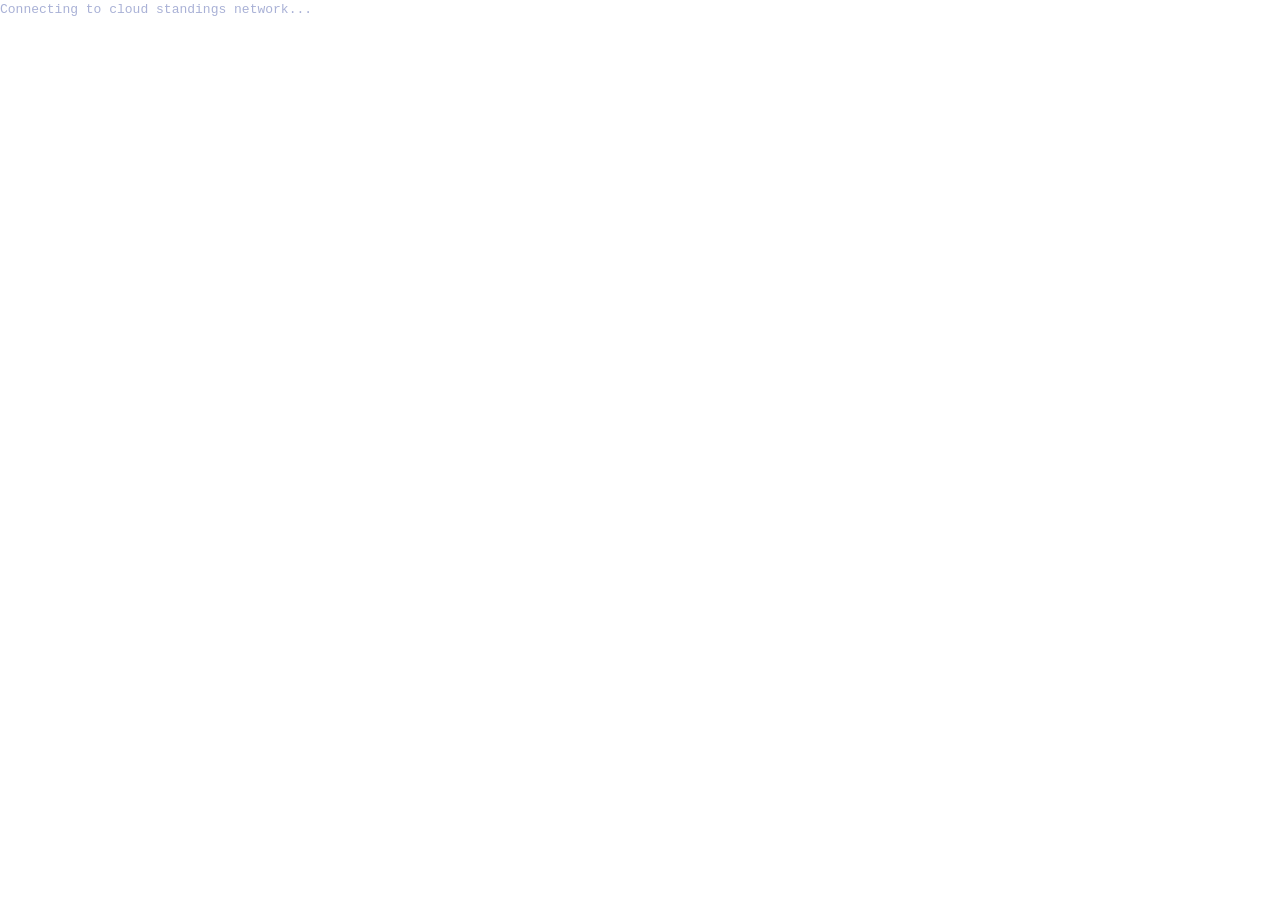
<file: leaderboard.html>
<!DOCTYPE html>
<html lang="en">
<head>
    <meta charset="UTF-8">
    <style>
        body {
            background: transparent;
            margin: 0;
            padding: 0;
            color: #a9b1d6;
            font-family: 'Courier New', monospace;
            font-size: 13px;
            line-height: 1.6;
        }
        .row { margin-bottom: 4px; }
        .score { color: #39d353; font-weight: bold; }
        .me { color: #79c0ff; }
    </style>
</head>
<body>
    <div id="display">Connecting to cloud standings network...</div>

    <script>
        const FIREBASE_ENDPOINT = "https://mcoin-bank-market-default-rtdb.asia-southeast1.firebasedatabase.app/leaderboard.json";

        function updateGlobalLeaderboard() {
            let currentMe = "...";
            try {
                if(window.parent && window.parent.document.getElementById('userLabel')) {
                    currentMe = window.parent.document.getElementById('userLabel').innerText.trim();
                }
            } catch(e) {}

            fetch(FIREBASE_ENDPOINT)
                .then(r => r.json())
                .then(data => {
                    const display = document.getElementById("display");
                    if (!data) { display.innerText = "No verified registers synced yet."; return; }

                    let list = [];
                    Object.keys(data).forEach(k => {
                        if (data[k] && typeof data[k].score === 'number') {
                            list.push({ name: k, score: data[k].score });
                        }
                    });

                    list.sort((a, b) => b.score - a.score);

                    let html = "";
                    let rendered = 0;

                    list.forEach(node => {
                        if (rendered >= 3) return;
                        if (node.name === "..." || node.name === "Anonymous_Miner") return;

                        let medal = rendered === 0 ? "🥇" : rendered === 1 ? "🥈" : "🥉";
                        let isMe = node.name === currentMe ? " <span class='me'>(You)</span>" : "";
                        html += `<div class="row">${medal} <b>${node.name}</b>${isMe}: <span class="score">${node.score.toFixed(4)} M</span></div>`;
                        rendered++;
                    });

                    display.innerHTML = html || "No verified registers synced yet.";
                })
                .catch(() => {});
        }

        setInterval(updateGlobalLeaderboard, 3000);
        updateGlobalLeaderboard();
    </script>
</body>
</html>
</file>
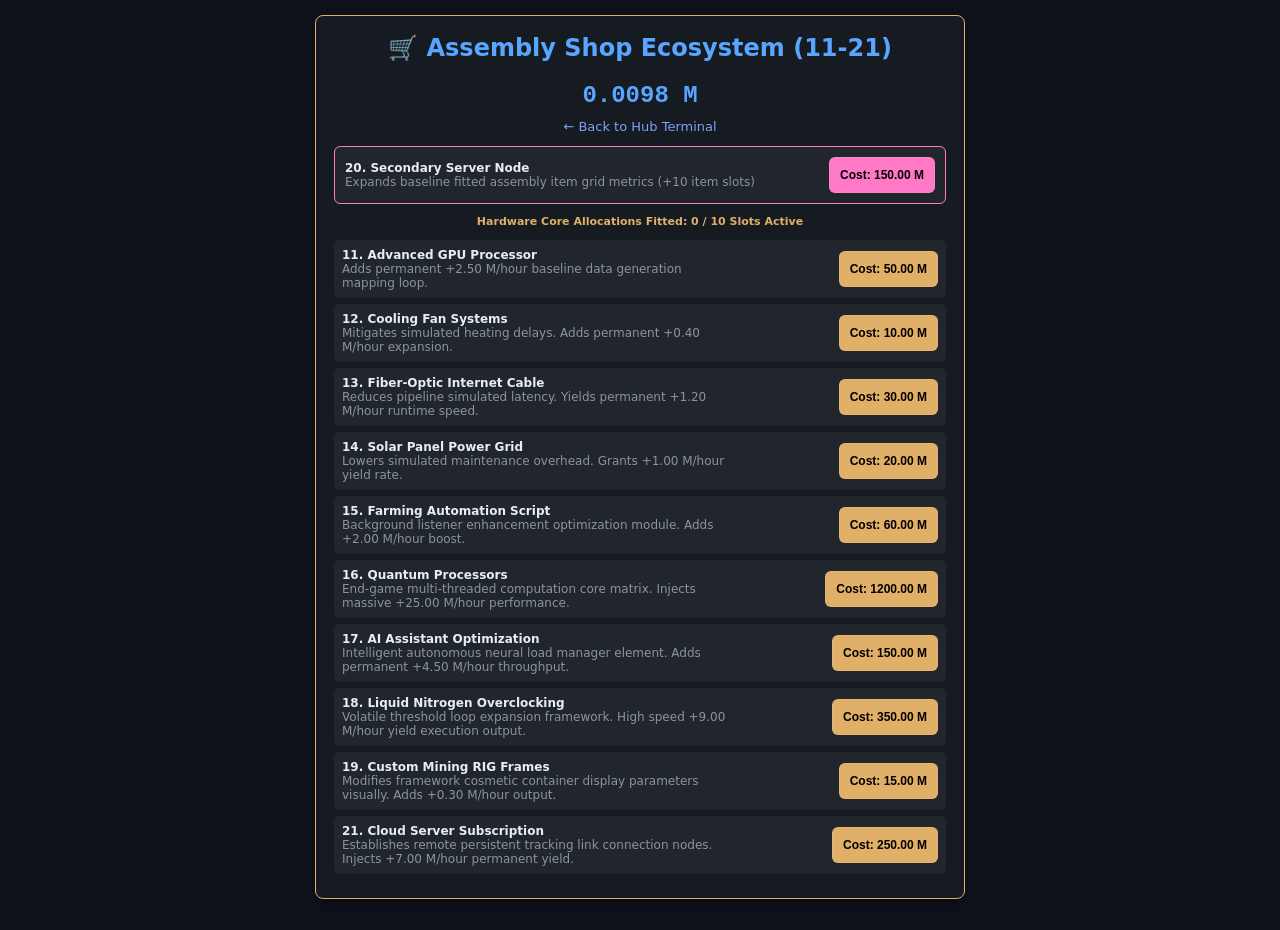
<file: shop.html>
<!DOCTYPE html>
<html lang="en">
<head>
    <meta charset="UTF-8"><meta name="viewport" content="width=device-width, initial-scale=1.0">
    <title>Assembly Upgrade Shop</title><link rel="stylesheet" href="style.css">
</head>
<body>
    <div class="card" style="border-color:#e0af68;">
        <h2>🛒 Assembly Shop Ecosystem (11-21)</h2>
        <div class="balance-display" style="font-size:24px;"><span id="mainBal">0.0000</span> M</div>
        <a href="index.html" style="color:#7aa2f7; text-decoration:none; font-size:13px; display:block; text-align:center; margin-bottom:12px;">← Back to Hub Terminal</a>
        
        <div id="shopInterfacePayload"></div>
    </div>
    <script src="core.js"></script>
    <script>
        const catalogItems = [
            { id: "gpu", name: "11. Advanced GPU Processor", desc: "Adds permanent +2.50 M/hour baseline data generation mapping loop.", baseCost: 50, addRate: 2.5, scale: 1.7, key: "c_gpu" },
            { id: "fan", name: "12. Cooling Fan Systems", desc: "Mitigates simulated heating delays. Adds permanent +0.40 M/hour expansion.", baseCost: 10, addRate: 0.4, scale: 1.3, key: "c_fan" },
            { id: "fiber", name: "13. Fiber-Optic Internet Cable", desc: "Reduces pipeline simulated latency. Yields permanent +1.20 M/hour runtime speed.", baseCost: 30, addRate: 1.2, scale: 1.5, key: "c_fiber" },
            { id: "solar", name: "14. Solar Panel Power Grid", desc: "Lowers simulated maintenance overhead. Grants +1.00 M/hour yield rate.", baseCost: 20, addRate: 1.0, scale: 1.4, key: "c_solar" },
            { id: "script", name: "15. Farming Automation Script", desc: "Background listener enhancement optimization module. Adds +2.00 M/hour boost.", baseCost: 60, addRate: 2.0, scale: 1.6, key: "c_script" },
            { id: "quantum", name: "16. Quantum Processors", desc: "End-game multi-threaded computation core matrix. Injects massive +25.00 M/hour performance.", baseCost: 1200, addRate: 25.0, scale: 3.0, key: "c_quantum" },
            { id: "ai", name: "17. AI Assistant Optimization", desc: "Intelligent autonomous neural load manager element. Adds permanent +4.50 M/hour throughput.", baseCost: 150, addRate: 4.5, scale: 1.9, key: "c_ai" },
            { id: "nitrogen", name: "18. Liquid Nitrogen Overclocking", desc: "Volatile threshold loop expansion framework. High speed +9.00 M/hour yield execution output.", baseCost: 350, addRate: 9.0, scale: 2.2, key: "c_nitrogen" },
            { id: "frame", name: "19. Custom Mining RIG Frames", desc: "Modifies framework cosmetic container display parameters visually. Adds +0.30 M/hour output.", baseCost: 15, addRate: 0.3, scale: 1.3, key: "c_frame" },
            { id: "cloud", name: "21. Cloud Server Subscription", desc: "Establishes remote persistent tracking link connection nodes. Injects +7.00 M/hour permanent yield.", baseCost: 250, addRate: 7.0, scale: 2.0, key: "c_cloud" }
        ];

        function renderShopEcosystem() {
            let targetDiv = document.getElementById("shopInterfacePayload"); targetDiv.innerHTML = "";
            let capMax = parseInt(localStorage.getItem("mcoin_node_slots_max")) || 10;
            let currentFitted = parseInt(localStorage.getItem("mcoin_total_fitted_hardware")) || 0;
            let infLevel = parseFloat(localStorage.getItem("mcoin_global_inflation_mod")) || 1.0;

            targetDiv.innerHTML += `
                <div style="background:#21262d; padding:10px; border-radius:6px; margin-bottom:10px; border:1px solid #ff79c6; display:flex; justify-content:space-between; align-items:center;">
                    <div style="font-size:12px;"><strong>20. Secondary Server Node</strong><br><span style="color:#8b949e;">Expands baseline fitted assembly item grid metrics (+10 item slots)</span></div>
                    <button onclick="purchaseNodeExpansion()" style="width:auto; margin:0; font-size:12px; background:#ff79c6; color:black;">Cost: ${(150 * infLevel).toFixed(2)} M</button>
                </div>
                <p style="font-size:11px; text-align:center; color:#e0af68; font-weight:bold; margin-bottom:12px;">Hardware Core Allocations Fitted: ${currentFitted} / ${capMax} Slots Active</p>
            `;

            catalogItems.forEach(item => {
                let cost = parseFloat(localStorage.getItem(item.key)) || item.baseCost;
                let calculatedCost = cost * infLevel;
                targetDiv.innerHTML += `
                    <div style="background:#21262d; padding:8px; border-radius:6px; margin-bottom:6px; display:flex; justify-content:space-between; align-items:center;">
                        <div style="font-size:12px; max-width:65%; text-align:left;"><strong>${item.name}</strong><br><span style="color:#8b949e;">${item.desc}</span></div>
                        <button onclick="buyCatalogItem('${item.id}')" style="width:auto; margin:0; font-size:12px; background:#e0af68; color:black;">Cost: ${calculatedCost.toFixed(2)} M</button>
                    </div>
                `;
            });
        }

        function purchaseNodeExpansion() {
            let infLevel = parseFloat(localStorage.getItem("mcoin_global_inflation_mod")) || 1.0;
            let finalPrice = 150 * infLevel;
            if(currentBalance < finalPrice) return alert("Financial execution denied.");
            currentBalance -= finalPrice;
            let capMax = parseInt(localStorage.getItem("mcoin_node_slots_max")) || 10;
            let currentFitted = parseInt(localStorage.getItem("mcoin_total_fitted_hardware")) || 0;
            localStorage.setItem("mcoin_node_slots_max", capMax + 10);
            
            let spent = parseFloat(localStorage.getItem("mcoin_total_spent")) || 0;
            localStorage.setItem("mcoin_total_spent", spent + finalPrice);

            writeState(); renderShopEcosystem(); alert("Secondary computational backbone configured. +10 capacity slots added.");
        }

        function buyCatalogItem(id) {
            let capMax = parseInt(localStorage.getItem("mcoin_node_slots_max")) || 10;
            let currentFitted = parseInt(localStorage.getItem("mcoin_total_fitted_hardware")) || 0;
            if(currentFitted >= capMax) return alert("Procurement halted: Physical chassis item node slots fully populated.");

            let item = catalogItems.find(x => x.id === id);
            let rawCost = parseFloat(localStorage.getItem(item.key)) || item.baseCost;
            let infLevel = parseFloat(localStorage.getItem("mcoin_global_inflation_mod")) || 1.0;
            let matrixPrice = rawCost * infLevel;

            if(currentBalance >= matrixPrice) {
                currentBalance -= matrixPrice;
                customFarmingRate += item.addRate;
                localStorage.setItem(item.key, (rawCost * item.scale).toFixed(2));
                localStorage.setItem("mcoin_total_fitted_hardware", currentFitted + 1);
                
                let spent = parseFloat(localStorage.getItem("mcoin_total_spent")) || 0;
                localStorage.setItem("mcoin_total_spent", spent + matrixPrice);

                if(id === "frame") { document.documentElement.style.setProperty('--rig-border', 'double 4px #e0af68'); }

                writeState(); renderShopEcosystem();
                alert(`System deployment finalized: Purchased ${item.name}`);
            } else alert("Insufficient liquid asset allocation inside registry framework storage.");
        }

        document.addEventListener("DOMContentLoaded", () => { renderShopEcosystem(); });
    </script>
</body>
</html>
</file>
<file: style.css>
:root { --bg: #0f111a; --card-bg: #161b22; --border: #30363d; --text: #e6edf3; --accent: #58a6ff; --rig-border: solid 1px var(--border); }
body { background-color: var(--bg); color: var(--text); font-family: system-ui, sans-serif; padding: 15px; max-width: 650px; margin: 0 auto; text-align: center; transition: background 0.3s, color 0.3s; }
.card { background-color: var(--card-bg); border: var(--rig-border); border-radius: 8px; padding: 18px; margin-bottom: 15px; box-shadow: 0 4px 6px rgba(0,0,0,0.3); text-align: left; position: relative; }
h1, h2, h3, h4 { margin-top: 0; color: var(--accent); text-align: center; }
.balance-display { font-size: 34px; font-weight: bold; color: #58a6ff; margin: 10px 0; text-align: center; font-family: monospace; }
button { background-color: #238636; color: white; border: 1px solid rgba(240,246,252,0.1); border-radius: 6px; padding: 10px; font-size: 14px; cursor: pointer; width: 100%; margin-bottom: 6px; font-weight: bold; }
button:hover { filter: brightness(1.1); }
button:disabled { background-color: #21262d; color: #8b949e; cursor: not-allowed; }
input, textarea, select { width: 100%; padding: 10px; background-color: #0d1117; border: 1px solid var(--border); border-radius: 6px; color: var(--text); margin-bottom: 10px; box-sizing: border-box; }
.nav-grid { display: grid; grid-template-columns: 1fr 1fr; gap: 8px; margin-top: 15px; }
.nav-btn { background-color: #1f6feb; color: white; padding: 12px; border-radius: 6px; font-size: 13px; font-weight: bold; text-decoration: none; text-align: center; }
.nav-btn.casino { background-color: #ff9e64; color: #0f111a; }
.nav-btn.shop { background-color: #e0af68; color: #0f111a; }
.nav-btn.bank { background-color: #ff79c6; color: #0f111a; }
.nav-btn.admin { background-color: #414868; color: #c0caf5; grid-column: span 2; }
.game-box { background: #0d1117; border: 1px solid #21262d; border-radius: 6px; padding: 12px; margin-top: 10px; }
.flex-container { display: flex; gap: 8px; align-items: center; }
.flex-container input, .flex-container button, .flex-container select { flex: 1; margin-bottom: 0; }
.badge { display: inline-block; background: #38bdf8; color: #0f111a; padding: 2px 6px; font-size: 11px; font-weight: bold; border-radius: 4px; margin: 2px; }
.ticker { background: #1a1b26; padding: 6px; border-radius: 4px; font-family: monospace; font-size: 12px; color: #e0af68; margin-bottom: 12px; }

/* Global Leaderboard Core Interface Constraints Override */
.leaderboard-card-container {
    border-color: #bb9af7 !important;
    background: #1a1b26 !important;
    padding: 16px !important;
    min-height: 110px !important;
    height: auto !important;
    overflow: visible !important;
}

.leaderboard-sandbox-frame {
    width: 100% !important;
    height: 95px !important;
    border: none !important;
    background: transparent !important;
    overflow: hidden !important;
    display: block !important;
}
</file>
